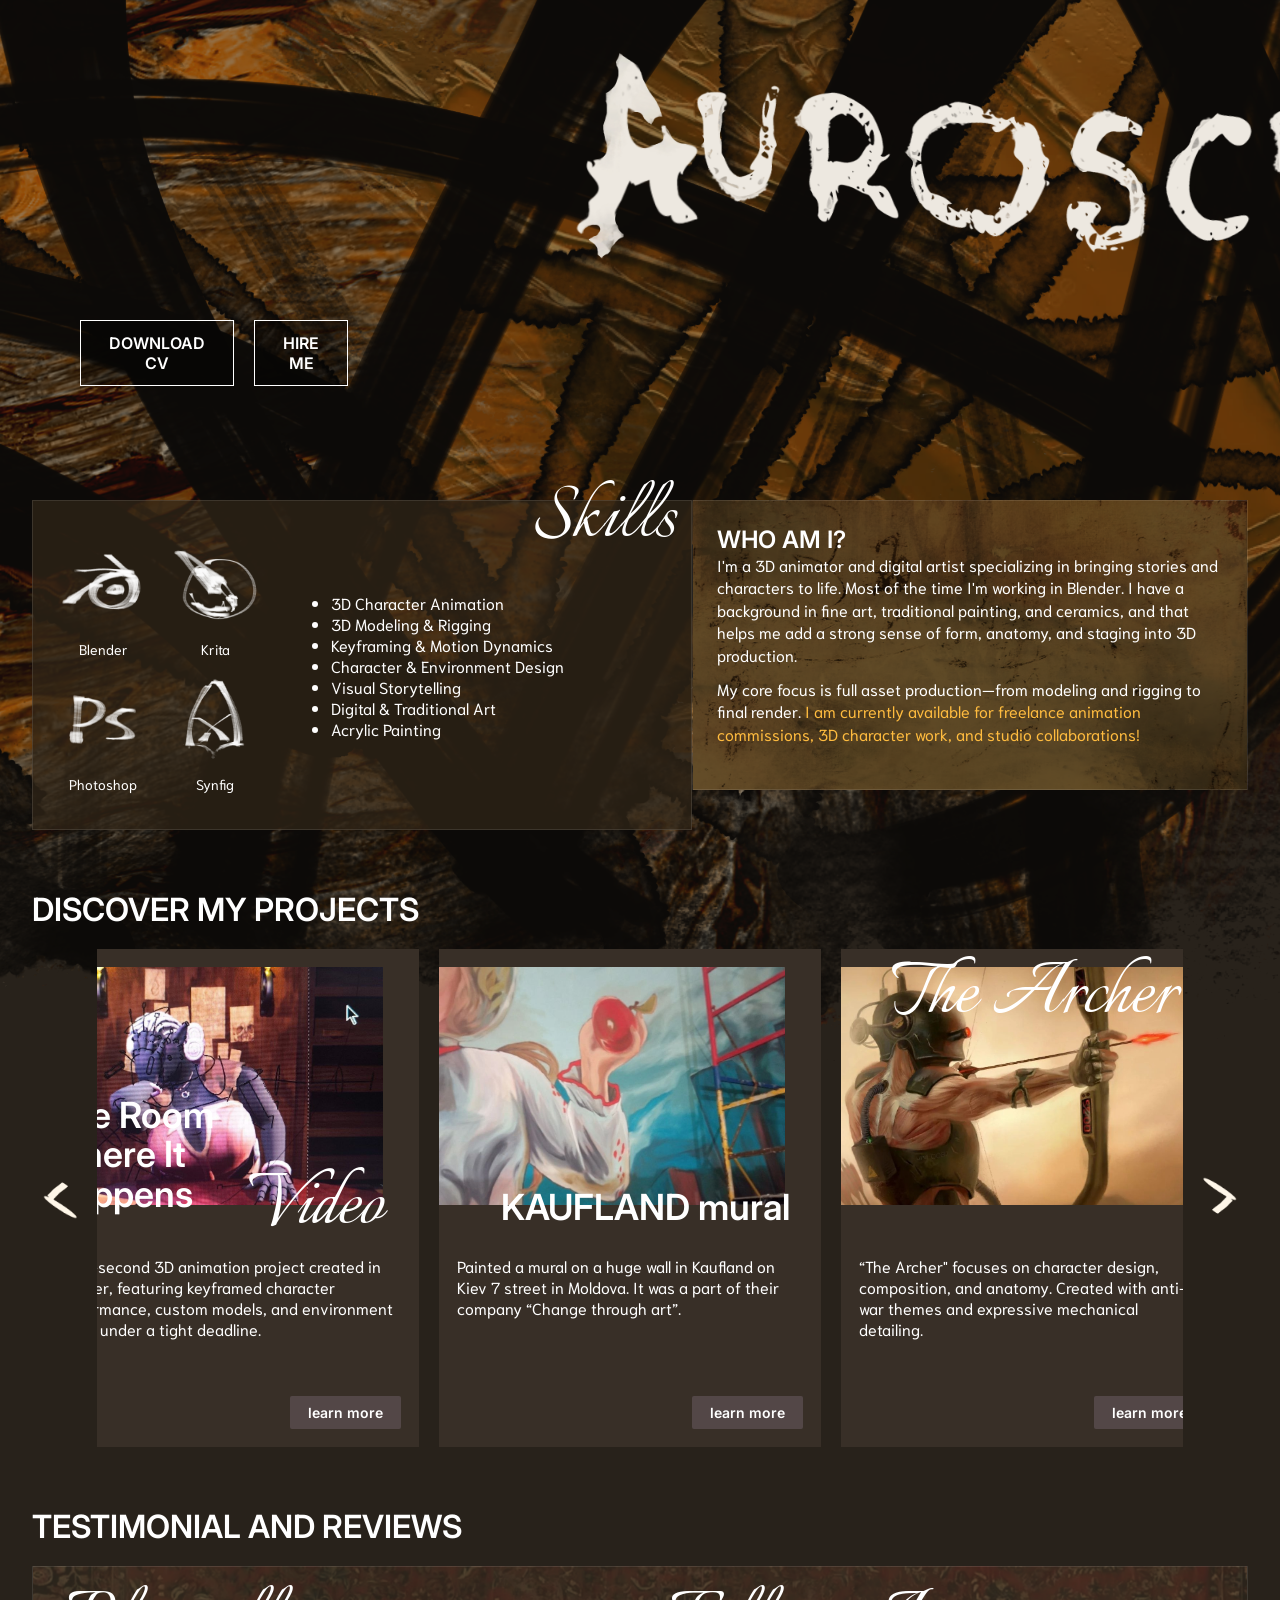
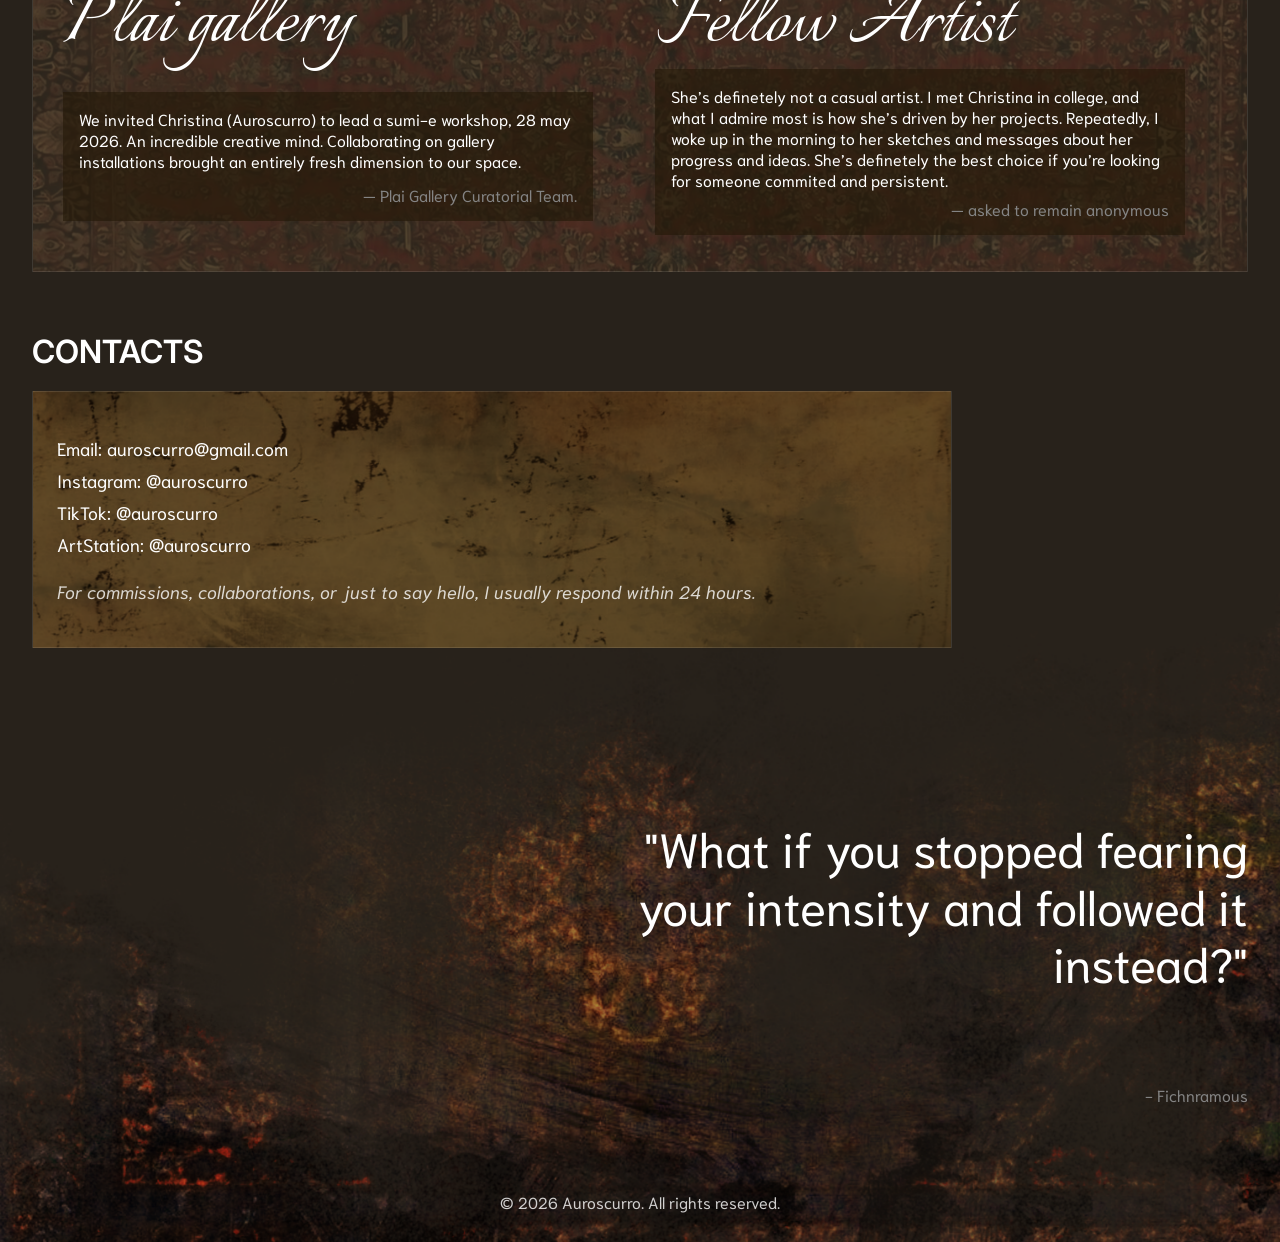
<file: index.html>
<html lang="ru">
<head>
  <meta charset="UTF-8">
  <meta name="viewport" content="width=device-width, initial-scale=1.0">
  <title>Auroscurro Portfolio</title>

  <link rel="preconnect" href="https://fonts.googleapis.com">
  <link rel="preconnect" href="https://fonts.gstatic.com" crossorigin>
  <link href="https://fonts.googleapis.com/css2?family=Inter:wght@600&family=Italianno&family=Niramit:ital,wght@0,400;0,600;1,400&display=swap" rel="stylesheet">

  <link rel="stylesheet" href="style.css">
</head>
<body>

  <header class="main-banner">
    <div class="banner-buttons-left">
      <a href="assets/CVauroscurro.pdf" download="CVauroscurro.pdf" class="btn font-inter">DOWNLOAD CV</a>
      <a href="#contacts" class="btn font-inter">HIRE ME</a>
    </div>

    <div class="banner-right-group">
      <div class="logo-container">
        <img src="assets/logo.png" alt="Auroscurro Logo" class="logo-img">
      </div>
      <p class="subtitle font-niramit">3D ARTIST & ANIMATOR</p>
    </div>
  </header>

  <main class="content-container">

    <section class="section-row flex-between overlap-banner">
      <div class="card-box card-skills">
        <h2 class="skills-title font-italianno">Skills</h2>
        
        <div class="skills-layout">
          <div class="skills-logos-grid">
            <div class="software-item">
              <div class="software-box">
                <img src="assets/blender.png" alt="Blender">
              </div>
              <span class="software-label font-niramit">Blender</span>
            </div>
            <div class="software-item">
              <div class="software-box">
                <img src="assets/krita.png" alt="Krita">
              </div>
              <span class="software-label font-niramit">Krita</span>
            </div>
            <div class="software-item">
              <div class="software-box">
                <img src="assets/ps.png" alt="Photoshop">
              </div>
              <span class="software-label font-niramit">Photoshop</span>
            </div>
            <div class="software-item">
              <div class="software-box">
                <img src="assets/synfig.png" alt="Synfig">
              </div>
              <span class="software-label font-niramit">Synfig</span>
            </div>
          </div>

          <div class="card-text font-niramit skills-list font-niramit">
            <ul>
              <li>3D Character Animation</li>
              <li>3D Modeling & Rigging</li>
              <li>Keyframing & Motion Dynamics</li>
              <li>Character & Environment Design</li>
              <li>Visual Storytelling</li>
              <li>Digital & Traditional Art</li>
              <li>Acrylic Painting</li>
            </ul>
          </div>
        </div>
      </div>

      <div class="card-box card-who-am-i">
        <h2 class="card-title font-inter">WHO AM I?</h2>
        <div class="card-text font-niramit">
          <p>I'm a 3D animator and digital artist specializing in bringing stories and characters to life. Most of the time I'm working in Blender. I have a background in fine art, traditional painting, and ceramics, and that helps me add a strong sense of form, anatomy, and staging into 3D production.</p>
          <p>My core focus is full asset production—from modeling and rigging to final render. <span class="highlight-yellow">I am currently available for freelance animation commissions, 3D character work, and studio collaborations!</span></p>
        </div>
      </div>
    </section>

    <section class="section-block">
      <h2 class="section-header-title font-inter">DISCOVER MY PROJECTS</h2>
      
      <div class="carousel-wrapper">
        <button class="carousel-arrow prev" id="prevBtn" aria-label="Previous"></button>
<div class="projects-carousel-container" id="carouselContainer">
          <div class="carousel-track">
            
            
            <div class="project-card project-card-1">
              <div class="project-inner-img project-img-1">
                <div class="project-title-layout">
                  <span class="title-jack font-inter">The Room Where It Happens</span>
                  <span class="title-design font-italianno">Video</span>
                </div>
              </div>
              <div class="project-card-overlay">
                <p class="font-niramit">A 30-second 3D animation project created in Blender, featuring keyframed character performance, custom models, and environment setup under a tight deadline.</p>
                <a href="room.html" class="btn-more font-inter">learn more</a>
              </div>
            </div>

        
            <div class="project-card project-card-2">
              <div class="project-inner-img project-img-2">
                <h3 class="title-kaufland font-inter">KAUFLAND mural</h3>
              </div>
              <div class="project-card-overlay overlay-kaufland">
                <p class="font-niramit">Painted a mural on a huge wall in Kaufland on Kiev 7 street in Moldova. It was a part of their company “Change through art”.</p>
                <a href="kaufland.html" class="btn-more font-inter">learn more</a>
              </div>
            </div>

            <div class="project-card project-card-3">
              <div class="project-inner-img project-img-3">
                <h3 class="title-archer font-italianno">The Archer</h3>
              </div>
              <div class="project-card-overlay overlay-archer">
                <p class="font-niramit">“The Archer" focuses on character design, composition, and anatomy. Created with anti-war themes and expressive mechanical detailing.</p>
                <a href="thearcher.html" class="btn-more font-inter">learn more</a>
              </div>
            </div>

            <div class="project-card project-card-4">
              <div class="project-inner-img project-img-4">
                <div class="project-title-layout">
                  <span class="title-jack font-inter">Jack and the Beanstalk</span>
                  <span class="title-design font-italianno">WIP</span>
                </div>
              </div>
              <div class="project-card-overlay">
                <p class="font-niramit">Personal ongoing story exploration & character design project rethinking the classic tale through 2D and 3D pre-production assets.</p>
                <a href="jatb.html" class="btn-more font-inter">learn more</a>
              </div>
            </div>

          </div>
        </div>

        <button class="carousel-arrow next" id="nextBtn" aria-label="Next"></button>
      </div>
    </section>

    <section class="section-block">
      <h2 class="section-header-title font-inter">TESTIMONIAL AND REVIEWS</h2>
      <div class="card-box card-testimonials">
        <div class="testimonial-column">
          <h3 class="font-italianno">Plai gallery</h3>
          <div class="testimonial-text-box testimonial-text-left">
            <p class="font-niramit">We invited Christina (Auroscurro) to lead a sumi-e workshop, 28 may 2026. An incredible creative mind. Collaborating on gallery installations brought an entirely fresh dimension to our space.</p>
            <p class="font-niramit testimonial-author">— Plai Gallery Curatorial Team.</p>
          </div>
        </div>
        <div class="testimonial-column">
<h3 class="font-italianno">Fellow Artist</h3>
          <div class="testimonial-text-box testimonial-text-right">
            <p class="font-niramit">She’s definetely not a casual artist. I met Christina in college, and what I admire most is how she’s driven by her projects. Repeatedly, I woke up in the morning to her sketches and messages about her progress and ideas. She’s definetely the best choice if you’re looking for someone commited and persistent.</p>
            <p class="font-niramit testimonial-author">— asked to remain anonymous</p>
          </div>
        </div>
      </div>
    </section>

    <section class="section-block" id="contacts">
      <h2 class="section-header-title font-inter">CONTACTS</h2>
      <div class="card-box card-contacts font-niramit">
        <p>Email: auroscurro@gmail.com</p>
        <p>Instagram: @auroscurro</p>
        <p>TikTok: @auroscurro</p>
        <p>ArtStation: @auroscurro</p>
        <p class="contact-note">For commissions, collaborations, or just to say hello, I usually respond within 24 hours.</p>
      </div>
    </section>

  </main>

  <footer class="footer-container">
    <div class="footer-content">
      <section class="quote-section">
        <blockquote class="quote-text font-niramit">
          "What if you stopped fearing your intensity and followed it instead?"
        </blockquote>
      </section>
      <p class="font-niramit testimonial-author">- Fichnramous</p>
      <p class="copyright font-niramit">© 2026 Auroscurro. All rights reserved.</p>
    </div>
  </footer>

  <script>
    const container = document.getElementById('carouselContainer');
    document.getElementById('prevBtn').addEventListener('click', () => {
      container.scrollBy({ left: -402, behavior: 'smooth' });
    });
    document.getElementById('nextBtn').addEventListener('click', () => {
      container.scrollBy({ left: 402, behavior: 'smooth' });
    });
  </script>

</body>
</html>
</file>
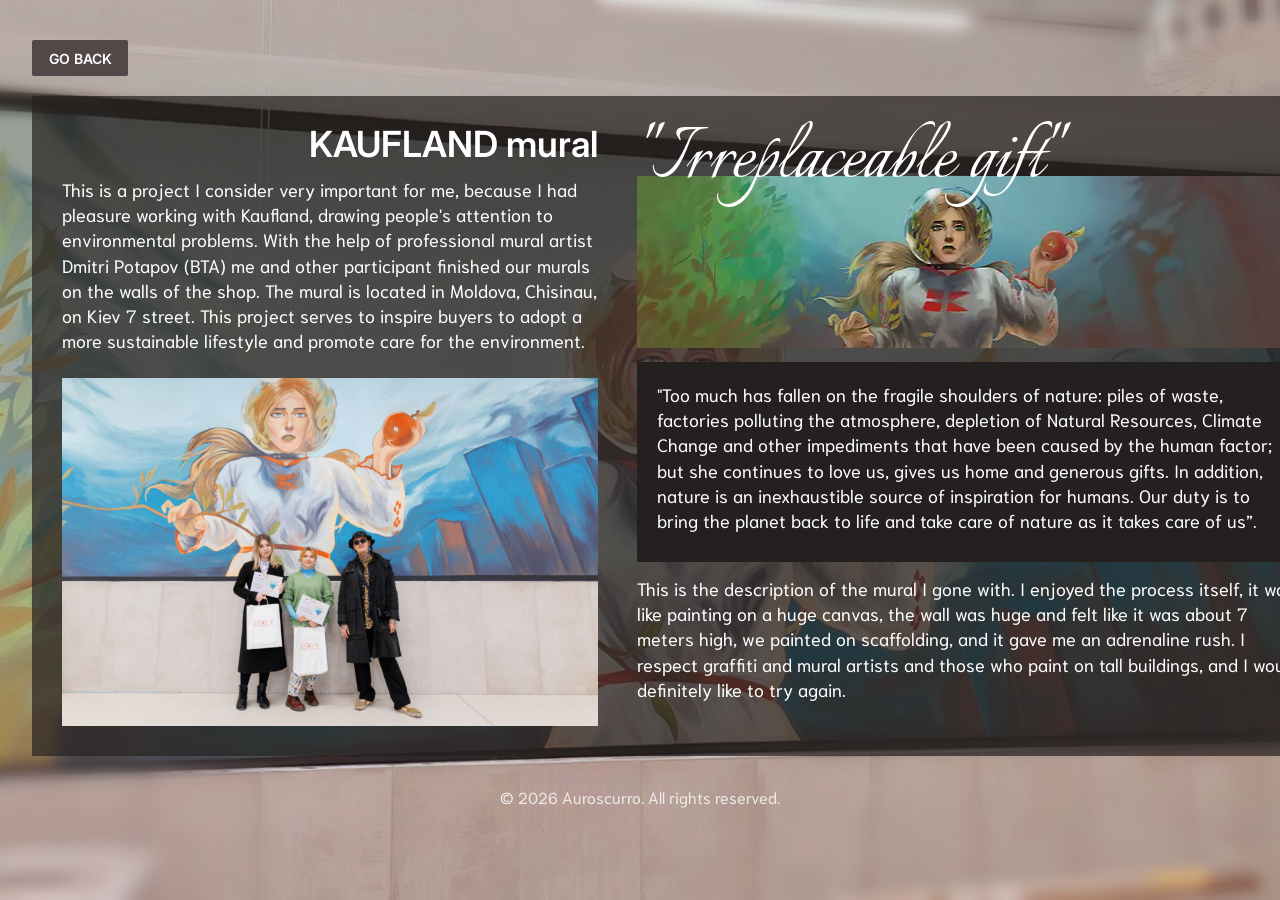
<file: kaufland.html>
<!DOCTYPE html>
<html lang="ru">
<head>
  <meta charset="UTF-8">
  <meta name="viewport" content="width=device-width, initial-scale=1.0">
  <title>KAUFLAND Mural — Auroscurro</title>

  <link rel="preconnect" href="https://fonts.googleapis.com">
  <link rel="preconnect" href="https://fonts.gstatic.com" crossorigin>
  <link href="https://fonts.googleapis.com/css2?family=Inter:wght@600&family=Italianno&family=Niramit:ital,wght@0,400;0,600;1,400&display=swap" rel="stylesheet">

  <link rel="stylesheet" href="style.css">
</head>
<body class="kaufland-page">

  <div class="kaufland-wrapper">
    <a href="index.html" class="btn-goback font-inter kaufland-goback">GO BACK</a>

    <div class="kaufland-main-box">
      
      <div class="kaufland-col-left">
        <div class="kaufland-header-left">
          <h1 class="kaufland-title-main font-inter">KAUFLAND mural</h1>
          <p class="kaufland-text-box-1 font-niramit">
            This is a project I consider very important for me, because I had pleasure working with Kaufland, drawing people's attention to environmental problems. With the help of professional mural artist Dmitri Potapov (BTA) me and other participant finished our murals on the walls of the shop. The mural is located in Moldova, Chisinau, on Kiev 7 street. This project serves to inspire buyers to adopt a more sustainable lifestyle and promote care for the environment.
          </p>
        </div>
        <div class="kaufland-img-left-box">
          <img src="assets/kaufland2.jpg" alt="Kaufland Mural Process" class="kaufland-img-left">
        </div>
      </div>

      <div class="kaufland-col-right">
        <div class="kaufland-header-right">
          <span class="kaufland-title-sub font-italianno">"Irreplaceable gift"</span>
        </div>
        <div class="kaufland-darul-box">
          <img src="assets/darul.webp" alt="Darul Banner" class="kaufland-darul-img">
        </div>
        <div class="kaufland-brown-box font-niramit">
          <p>"Too much has fallen on the fragile shoulders of nature: piles of waste, factories polluting the atmosphere, depletion of Natural Resources, Climate Change and other impediments that have been caused by the human factor; but she continues to love us, gives us home and generous gifts. In addition, nature is an inexhaustible source of inspiration for humans. Our duty is to bring the planet back to life and take care of nature as it takes care of us”.</p>
        </div>
        <p class="kaufland-text-box-2 font-niramit">
          This is the description of the mural I gone with.
I enjoyed the process itself, it was like painting on a huge canvas, the wall was huge and felt like it was about 7 meters high, we painted on scaffolding, and it gave me an adrenaline rush. I respect graffiti and mural artists and those who paint on tall buildings, and I would definitely like to try again.
        </p>
      </div>

    </div>
  </div>

  <p class="copyright font-niramit kaufland-copyright">© 2026 Auroscurro. All rights reserved.</p>

</body>
</html>
</file>
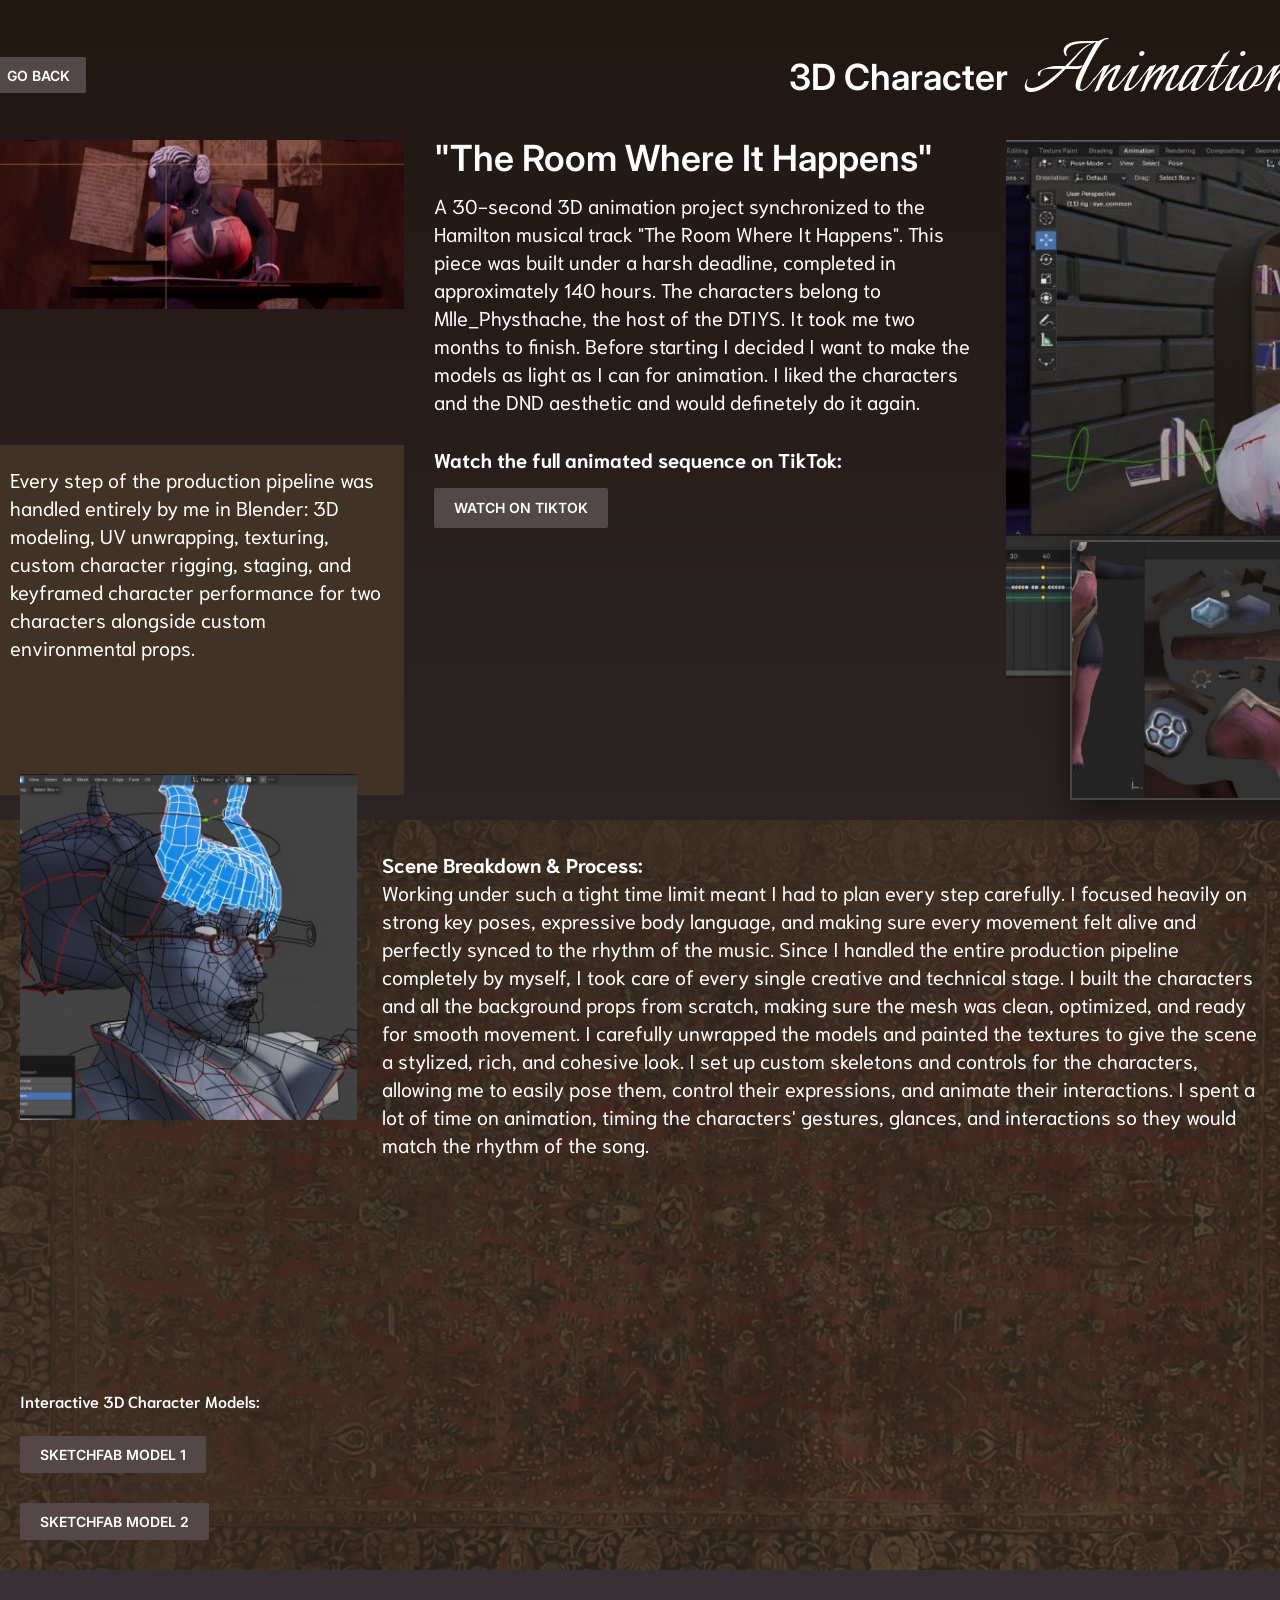
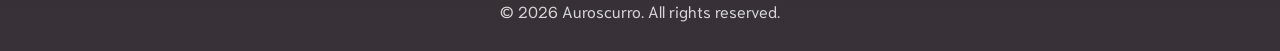
<file: room.html>
<!DOCTYPE html>
<html lang="ru">
<head>
  <meta charset="UTF-8">
  <meta name="viewport" content="width=device-width, initial-scale=1.0">
  <title>The Room Where It Happens — 3D Animation — Auroscurro</title>

  <link rel="preconnect" href="https://fonts.googleapis.com">
  <link rel="preconnect" href="https://fonts.gstatic.com" crossorigin>
  <link href="https://fonts.googleapis.com/css2?family=Inter:wght@600&family=Italianno&family=Niramit:ital,wght@0,400;0,600;1,400&display=swap" rel="stylesheet">

  <link rel="stylesheet" href="style.css">
</head>
<body class="jatb-page">

  <div class="jatb-container">
    
    <header class="jatb-header">
      <a href="index.html" class="btn-goback font-inter">GO BACK</a>
      <div class="jatb-title-group">
        <span class="jatb-header-character font-inter">3D Character</span>
        <span class="jatb-header-design font-italianno">Animation</span>
      </div>
    </header>

    <div class="jatb-main-content" style="position: relative;">
      
      <div class="jatb-left-content">
        <section class="jatb-row1">
          <div class="jatb-img1-box">
            <img src="assets/tr7 (2).jpg" alt="Animation Still" class="jatb-img1">
          </div>
          <div class="jatb-row1-text">
            <h1 class="jatb-title font-inter">"The Room Where It Happens"</h1>
            <p class="jatb-p1 font-niramit">
              A 30-second 3D animation project synchronized to the Hamilton musical track "The Room Where It Happens". This piece was built under a harsh deadline, completed in approximately 140 hours. The characters belong to Mlle_Physthache, the host of the DTIYS. It took me two months to finish. Before starting I decided I want to make the models as light as I can for animation. I liked the characters and the DND aesthetic and would definetely do it again. 
            </p>
          </div>
        </section>

        <section class="jatb-row2">
          <div class="jatb-box-brown">
            <p class="font-niramit">
              Every step of the production pipeline was handled entirely by me in Blender: 3D modeling, UV unwrapping, texturing, custom character rigging, staging, and keyframed character performance for two characters alongside custom environmental props.
            </p>
          </div>
          <div class="jatb-p2 font-niramit">
            <p>
              <strong>Watch the full animated sequence on TikTok:</strong><br>
              <a href="https://vt.tiktok.com/ZSp1ABMCo/" target="_blank" rel="noopener noreferrer" class="btn-sketchfab font-inter" style="margin-left:0; margin-top:15px; display:inline-block;">WATCH ON TIKTOK</a>
            </p>
          </div>
        </section>
      </div>

      <div class="jatb-png-box">
        <img src="assets/tr5.jpg" alt="Scene Render" class="jatb-png-img">
      </div>

      <div style="position: absolute; right: -40px; top: 400px; width: 260px; height: 260px; z-index: 10; border: 2px solid rgba(255,255,255,0.15); box-shadow: 0 10px 30px rgba(0,0,0,0.5); overflow: hidden;">
        <img src="assets/tr7 (1).jpg" alt="Overlay Process Shot" style="width: 100%; height: 100%; object-fit: cover;">
      </div>

    </div>

    <section class="jatb-bg-section">
      <div class="jatb-bg-top-row">
        <img src="assets/tr4.jpg" alt="Scene Setup & Process" class="jatb-img-overflow">
        <p class="jatb-p-inside font-niramit" style="width: 100%;">
          <strong>Scene Breakdown & Process:</strong><br>
          Working under such a tight time limit meant I had to plan every step carefully. I focused heavily on strong key poses, expressive body language, and making sure every movement felt alive and perfectly synced to the rhythm of the music.
Since I handled the entire production pipeline completely by myself, I took care of every single creative and technical stage. I built the characters and all the background props from scratch, making sure the mesh was clean, optimized, and ready for smooth movement. I carefully unwrapped the models and painted the textures to give the scene a stylized, rich, and cohesive look. I set up custom skeletons and controls for the characters, allowing me to easily pose them, control their expressions, and animate their interactions. I spent a lot of time on animation, timing the characters' gestures, glances, and interactions so they would match the rhythm of the song. 
        </p>
      </div>

      <div class="jatb-bg-bottom-row" style="margin-top: 40px; position: relative;">
        <div class="jatb-left-column">
          <p class="font-niramit" style="margin-bottom: 10px; font-weight: 600;">Interactive 3D Character Models:</p>
          <a href="https://sketchfab.com/3d-models/christy-warlock-fanart-e210df6d3bcf40f4b58f032b53f00408" target="_blank" rel="noopener noreferrer" class="btn-sketchfab font-inter" style="margin-left: 0; margin-top: 0;">SKETCHFAB MODEL 1</a>
          <a href="https://sketchfab.com/3d-models/beah-thiefling-803a80c627c34a4ab12943d1992ab868" target="_blank" rel="noopener noreferrer" class="btn-sketchfab font-inter" style="margin-left: 0; margin-top: 15px;">SKETCHFAB MODEL 2</a>
        </div>


    </section>

  </div>

  <p class="copyright font-niramit jatb-copyright">© 2026 Auroscurro. All rights reserved.</p>

</body>
</html>
</file>
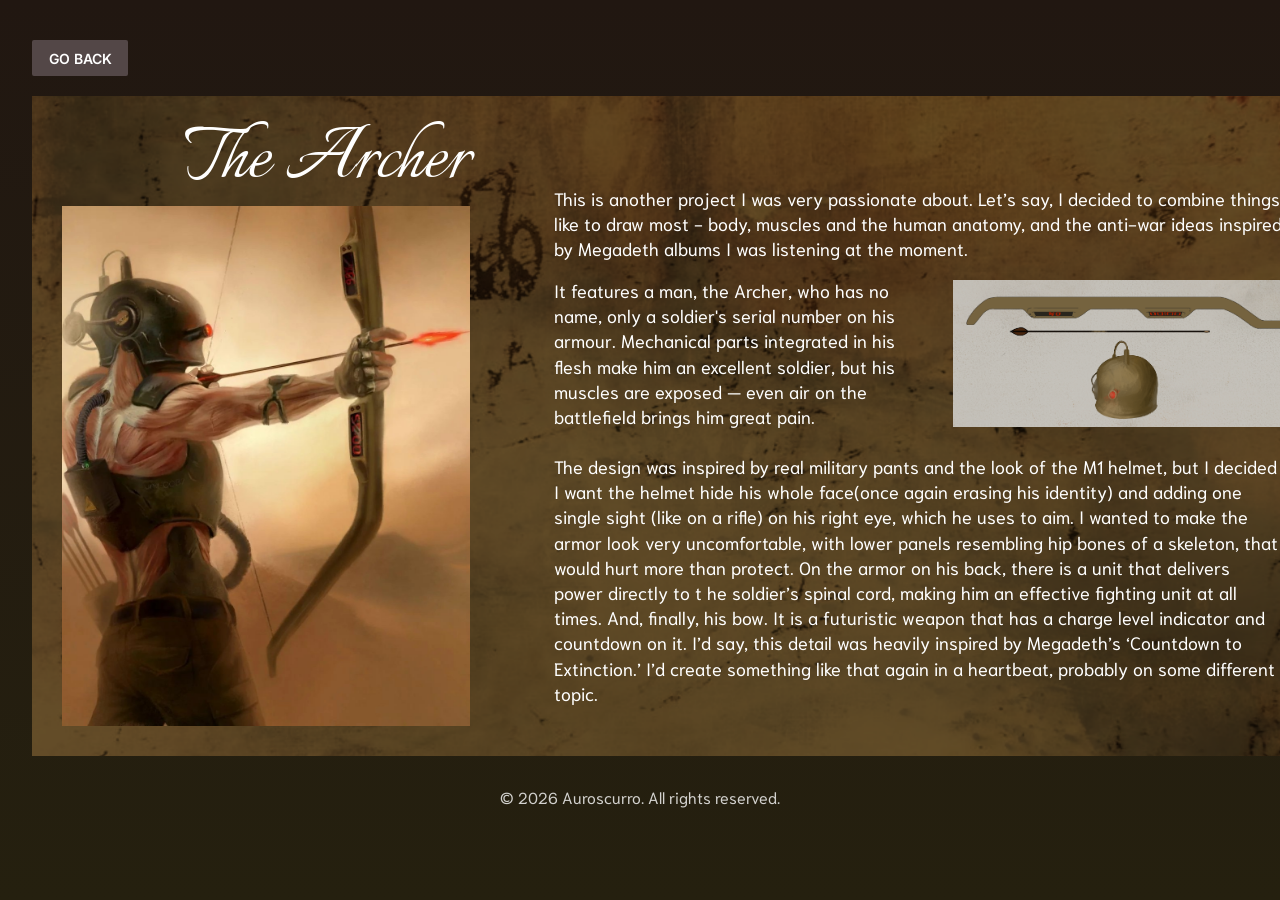
<file: thearcher.html>
<!DOCTYPE html>
<html lang="ru">
<head>
  <meta charset="UTF-8">
  <meta name="viewport" content="width=device-width, initial-scale=1.0">
  <title>The Archer — Auroscurro</title>

  <link rel="preconnect" href="https://fonts.googleapis.com">
  <link rel="preconnect" href="https://fonts.gstatic.com" crossorigin>
  <link href="https://fonts.googleapis.com/css2?family=Inter:wght@600&family=Italianno&family=Niramit:ital,wght@0,400;0,600;1,400&display=swap" rel="stylesheet">

  <link rel="stylesheet" href="style.css">
</head>
<body class="archer-page">

  <div class="archer-wrapper">
    <a href="index.html" class="btn-goback font-inter archer-goback">GO BACK</a>

    <div class="archer-main-box">
      
      <div class="archer-col-left">
        <h1 class="archer-title font-italianno">The Archer</h1>
        <div class="archer-img-box">
          <img src="assets/archer.jpg" alt="The Archer Artwork" class="archer-img">
        </div>
      </div>

      <div class="archer-col-right">
        
        <div class="archer-text-box-1 font-niramit">
          <p>This is another project I was very passionate about. Let’s say, I decided to combine things I like to draw most - body, muscles and the human anatomy, and the anti-war ideas inspired by Megadeth albums I was listening at the moment.</p>
        </div>

        <div class="archer-mid-row">
          <div class="archer-text-box-2 font-niramit">
            <p>It features a man, the Archer, who has no name, only a soldier's serial number on his armour. Mechanical parts integrated in his flesh make him an excellent soldier, but his muscles are exposed — even air on the battlefield brings him great pain.</p>
          </div>
          <div class="archer-sketch-box">
            <img src="assets/detailssketch.png" alt="Details Sketch" class="archer-sketch-img">
          </div>
        </div>

        <div class="archer-text-box-3 font-niramit">
          <p>
            The design was inspired by real military pants and the look of the M1 helmet, but I decided I want the helmet hide his whole face(once again erasing his identity) and adding one single sight (like on a rifle) on his right eye, which he uses to aim. 
            I wanted to make the armor look very uncomfortable, with lower panels resembling hip bones of a skeleton, that would hurt more than protect. On the armor on his back, there is a unit that delivers power directly to t he soldier’s spinal cord, making him an effective fighting unit at all times. And, finally, his bow. It is a futuristic weapon that has a charge level indicator and countdown on it. I’d say, this detail was heavily inspired by Megadeth’s ‘Countdown to Extinction.’
            I’d create something like that again in a heartbeat, probably on some different topic.
          </p>
        </div>

      </div>

    </div>
  </div>

  <p class="copyright font-niramit archer-copyright">© 2026 Auroscurro. All rights reserved.</p>

</body>
</html>
</file>
<file: style.css>
* {
  box-sizing: border-box;
  margin: 0;
  padding: 0;
}

html {
  scroll-behavior: smooth;
}

body {
  background-color: #28221B;
  color: #FFFFFF;
  width: 100%;
  overflow-x: hidden;
}

.font-inter {
  font-family: 'Inter', sans-serif;
  font-weight: 600;
}

.font-italianno {
  font-family: 'Italianno', cursive;
  font-weight: 400;
}

.font-niramit {
  font-family: 'Niramit', sans-serif;
  font-weight: 400;
}

.main-banner {
  width: 100%;
  min-height: 1080px;
  position: relative;
  display: flex;
  justify-content: space-between;
  align-items: flex-start;
  padding: 60px 80px 0 80px;
  
  background-image: url('assets/header1.png'); 
  background-size: cover;
  background-position: center;
  background-repeat: no-repeat;
}

.banner-buttons-left {
  display: flex;
  flex-direction: row;
  gap: 20px;
  margin-top: 260px;
}

.btn {
  padding: 12px 28px;
  border: 1px solid #FFF;
  color: #FFF;
  text-decoration: none;
  background: rgba(0, 0, 0, 0.4);
  transition: all 0.3s ease;
  text-align: center;
  display: inline-block;
}

.btn:hover {
  background: #FFF;
  color: #28221B;
}

.banner-right-group {
  display: flex;
  flex-direction: column;
  align-items: flex-end;
  margin-right: 10px;
}

.logo-container {
  width: 1400px;
  height: 400px;
  display: flex;
  justify-content: flex-end;
  transform: translateY(-100px);
}

.logo-img {
  width: 100%;
  height: 100%;
  object-fit: contain;
  object-position: right top;
}

.subtitle {
  font-size: 24px;
  letter-spacing: 2px;
  margin-top: -50px;
  position: relative;
  z-index: 2;
  text-align: right;
  text-shadow: 0px 2px 4px rgba(0,0,0,0.8);
  transform: translateY(-150px);
}

.content-container {
  width: 1300px;
  max-width: 95%;
  margin: 0 auto;
  position: relative;
  z-index: 5;
}

.overlap-banner {
  margin-top: -580px;
}

.section-row {
  display: flex;
  width: 100%;
}

.flex-between {
  justify-content: space-between;
  align-items: flex-start;
}

.section-block {
  margin-top: 60px;
  margin-bottom: 60px;
}

.section-header-title {
  font-size: 32px;
  margin-bottom: 20px;
  text-transform: uppercase;
}

.card-box {
  background-size: cover;
  background-position: center;
  background-repeat: no-repeat;
  border: 1px solid rgba(255, 255, 255, 0.1);
  padding: 24px;
  position: relative;
}

.card-skills {
  width: 702px;
  height: 330px;
  background-image: none;
  background-color: rgba(48, 37, 23, 0.74);
  overflow: visible;
}

.skills-title {
  position: absolute;
  top: -25px;
  right: 15px;
  font-size: 88px;
  line-height: 1;
  pointer-events: none;
  z-index: 3;
}

.skills-layout {
  display: flex;
  height: 100%;
  align-items: center;
  gap: 30px;
}

.skills-logos-grid {
  display: grid;
  grid-template-columns: repeat(2, 92px);
  gap: 15px 20px;
}

.software-item {
  width: 92px;
  height: 120px;
  display: flex;
  flex-direction: column;
  align-items: center;
  justify-content: space-between;
}

.software-box {
  width: 92px;
  height: 92px;
  border: none;
  background: transparent;
  border-radius: 0;
  overflow: hidden;
  display: flex;
  align-items: center;
  justify-content: center;
}

.software-box img {
  width: 100%;
  height: 100%;
  object-fit: contain;
}

.software-label {
  font-size: 14px;
  color: #FFF;
  text-align: center;
}

.skills-list {
  margin-left: 20px;
}

.skills-list ul {
  list-style-type: disc;
  padding-left: 20px;
}

.card-who-am-i {
  width: 591px;
  height: 290px;
  background-image: url('assets/bg2.png'); 
}

.card-who-am-i .card-text p {
  margin-bottom: 12px;
  line-height: 1.4;
}

.highlight-yellow {
  color: #FFBC3F;
}

.carousel-wrapper {
  position: relative;
  display: flex;
  align-items: center;
  gap: 15px;
}

.carousel-arrow {
  width: 50px;
  height: 50px;
  background-color: transparent;
  border: none;
  cursor: pointer;
  background-size: contain;
  background-repeat: no-repeat;
  background-position: center;
  flex-shrink: 0;
}

.carousel-arrow.prev {
  background-image: url('assets/leftarrow.png');
}

.carousel-arrow.next {
  background-image: url('assets/rightarrow.png');
}

.projects-carousel-container {
  width: 1278px;
  height: 498px;
  overflow-x: auto;
  overflow-y: hidden;
  scroll-behavior: smooth;
  scrollbar-width: none; 
}

.projects-carousel-container::-webkit-scrollbar {
  display: none;
}

.carousel-track {
  display: flex;
  gap: 20px;
  width: max-content;
}

.project-card {
  width: 382px;
  height: 498px;
  background-size: cover;
  background-position: center;
  position: relative;
  flex-shrink: 0;
  display: flex;
  flex-direction: column;
  justify-content: space-between;
  padding: 18px 18px 18px 0;
  background-color: #382F27;
}

.project-inner-img {
  width: 346px;
  height: 238px;
  background-size: cover;
  background-position: center;
  position: relative;
  margin-left: 0;
}

.project-img-1 { background-image: url('assets/trwih1.jpg'); }
.project-img-2 { background-image: url('assets/kauflandmural.jpg'); }
.project-img-3 { background-image: url('assets/archer2.jpg'); }
.project-img-4 { background-image: url('assets/wip.jpg'); }

.project-title-layout {
  position: absolute;
  bottom: -80px;
  left: 0;
  width: 100%;
  display: flex;
  flex-direction: column;
  align-items: flex-start;
}

.title-jack {
  font-size: 36px;
  width: 233px;
  line-height: 1.1;
  text-align: left;
  display: block;
  margin-left: 10px;
}

.title-design {
  font-size: 88px;
  line-height: 0.8;
  align-self: flex-end;
  transform: translateY(-43px);
  margin-left: 10px;
  text-align: right;
}

.title-kaufland {
  font-size: 36px;
  position: absolute;
  right: -5px;
  bottom: -20px;
  text-align: right;
  z-index: 3;
  width: 100%;
  line-height: 1;
}

.overlay-kaufland {
  margin-top: 25px;
}

.title-archer {
  font-size: 88px;
  position: absolute;
  top: -15px;
  right: 10px;
  left: auto; 
  line-height: 1;
  z-index: 3;
  text-align: right;
}

.title-acrylic {
  font-size: 88px;
  text-align: right;
  margin-top: -15px;
  margin-right: 10px;
  line-height: 1;
  z-index: 5;
}

.desc-acrylic {
  margin-top: -32px;
}

.project-card-overlay {
  display: flex;
  flex-direction: column;
  justify-content: space-between;
  flex-grow: 1;
  padding-top: 15px;
  padding-left: 18px;
  margin-top: 35px;
}

.btn-more {
  align-self: flex-end;
  background-color: #534747;
  color: #FFF;
  text-decoration: none;
  padding: 8px 18px;
  font-size: 14px;
  border-radius: 2px;
  transition: background-color 0.3s ease;
}

.btn-more:hover {
  background-color: #6a5c5c;
}

.card-testimonials {
  width: 1298px;
  max-width: 100%;
  height: 306px;
  display: flex;
  justify-content: space-between;
  gap: 30px;
  background-image: url('assets/bg.png'); 
  padding: 0 30px;
  align-items: flex-end;
}

.testimonial-column {
  width: 584px;
  height: 240px;
  background: transparent;
  display: flex;
  flex-direction: column;
  justify-content: flex-start;
  box-sizing: border-box;
  transform: translateY(-50px);
}

.testimonial-column h3 {
  font-size: 88px;
  line-height: 1;
  margin-top: 0;
  margin-bottom: 0;
}

.testimonial-text-box {
  background-color: rgba(36, 24, 7, 0.6);
  width: 530px;
  padding: 16px;
  display: flex;
  flex-direction: column;
  justify-content: space-between;
  box-sizing: border-box;
}

.testimonial-text-left {
  height: 132px;
  margin-top: 23px;
}

.testimonial-text-right {
  height: 185px;
  margin-top: 0;
}

.testimonial-author {
  text-align: right;
  color: #848484;
  margin-top: 8px;
}

.card-contacts {
  position: relative;
  z-index: 10;
  width: 920px;
  max-width: 100%;
  height: 257px;
  background-image: url('assets/bg2.png'); 
  display: flex;
  flex-direction: column;
  justify-content: center;
  gap: 8px;
  font-size: 18px;
  margin-bottom: -150px;
}

.contact-note {
  margin-top: 15px;
  opacity: 0.8;
  font-style: italic;
}

.footer-container {
  width: 100%;
  height: 684px;
  background-image: url('assets/footer.png');
  background-size: cover;
  background-position: center;
  background-repeat: no-repeat;
  position: relative;
  margin-top: 0;
  padding-top: 200px;
  z-index: 1;
}

.footer-content {
  width: 1300px;
  max-width: 95%;
  margin: 0 auto;
  height: 100%;
  display: flex;
  flex-direction: column;
  justify-content: space-between;
  padding: 60px 0 30px 0;
  position: relative;
  z-index: 2;
}

.quote-section {
  display: flex;
  justify-content: flex-end;
}

.quote-text {
  font-size: 48px;
  max-width: 650px;
  text-align: right;
  line-height: 1.2;
}

.copyright {
  text-align: center;
  font-size: 16px;
  opacity: 0.8;
}

@media (max-width: 1024px) {
  .main-banner {
    flex-direction: column-reverse;
    align-items: center;
    padding: 40px 20px;
    min-height: auto;
  }

  .banner-right-group {
    align-items: center;
    width: 100%;
    margin-right: 0;
  }

  .logo-container {
    transform: none !important;
  }.logo-container {
    width: 100%;
    height: auto;
    transform: none !important;
  }

  .subtitle {
    margin-top: -20px;
    text-align: center;
    font-size: 18px;
    transform: none !important;
  }

  .banner-buttons-left {
    margin-top: 30px;
    flex-direction: row;
    width: 100%;
    justify-content: center;
  }

  .overlap-banner {
    margin-top: 40px;
  }

  .section-row {
    flex-direction: column;
    gap: 30px;
  }

  .skills-layout {
    flex-direction: row !important;
    justify-content: space-between !important;
    align-items: center !important;
    gap: 10px !important;
  }

  .skills-list {
    margin-left: 0 !important;
  }

  .skills-list ul {
    padding-left: 18px !important;
    font-size: 13px !important;
  }

  .skills-logos-grid {
    grid-template-columns: repeat(2, 65px) !important;
    gap: 10px 8px !important;
    flex-shrink: 0 !important;
  }

  .card-skills, .card-who-am-i, .card-contacts {
    width: 100% !important;
    height: auto !important;
  }

  .project-title-layout {
    align-items: center !important;
    justify-content: center !important;
  }

  .title-jack {
    text-align: center !important;
    margin-left: 0 !important;
    width: auto !important;
  }

  .title-design {
    align-self: center !important;
    text-align: center !important;
    margin-left: 0 !important;
  }

  .projects-carousel-container {
    width: 100% !important;
    height: auto !important;
    padding: 0 !important;
    box-sizing: border-box !important;
    overflow-x: auto !important;
    scroll-snap-type: x mandatory !important;
    scroll-behavior: smooth;
  }

  .carousel-track {
    display: flex !important;
    gap: 0 !important;
    width: max-content !important;
  }

  .project-card {
    width: calc(100vw - 120px) !important;
    max-width: 280px !important; 
    margin: 0 60px !important;
    padding: 12px !important;
    height: auto !important;
    min-height: auto !important;
    scroll-snap-align: center !important;
    scroll-snap-stop: always !important;
    flex-shrink: 0 !important;
    display: flex !important;
    flex-direction: column !important;
    box-sizing: border-box !important;
  }

  .project-inner-img {
    width: 100% !important;
    height: 150px !important;
    object-fit: cover !important;
    position: static !important;
  }

  .project-card-overlay {
    position: static !important;
    padding: 0 !important;
    margin-top: 10px !important;
    display: flex !important;
    flex-direction: column !important;
    align-items: center !important;
  }

  .project-card-overlay p {
    margin-top: 0 !important;
    text-align: center !important;
    font-size: 12px !important;
    line-height: 1.3 !important;
  }


  .project-title-layout {
    position: static !important;
    width: 100% !important;
    display: flex !important;
    flex-direction: column !important;
    align-items: center !important;
    justify-content: center !important;
    margin-top: 12px !important;
  }

  .title-jack {
    font-size: 20px !important;
    text-align: center !important;
    margin: 0 !important;
    width: 100% !important;
    line-height: 1.1 !important;
  }

  .title-design {
    font-size: 36px !important;
    text-align: center !important;
    align-self: center !important;
    transform: none !important;
    margin: 4px 0 0 0 !important;
    line-height: 1 !important;
  }

  .title-kaufland, 
  .title-archer, 
  .title-acrylic {
    position: static !important;
    font-size: 32px !important;
    text-align: center !important;
    width: 100% !important;
    margin: 12px 0 0 0 !important;
    line-height: 1 !important;
  }

  .btn-more {
    align-self: center !important;
    margin-top: 12px !important;
  }

  .project-title-layout {
    align-items: center !important;
    justify-content: center !important;
  }

  .title-design,
  .title-archer,
  .title-acrylic {
    font-size: 56px !important;
  }

  .title-jack,
  .title-kaufland {
    font-size: 28px !important;
  }

  .card-testimonials {
    width: 100% !important;
    height: auto !important;
    flex-direction: column !important;
    padding: 20px 15px !important;
    align-items: stretch !important;
  }

  .testimonial-column {
    width: 100% !important;
    height: auto !important;
  }

  .testimonial-column h3 {
    font-size: 52px !important;
    margin-top: 20px !important;
  }

  .testimonial-text-box {
    width: 100% !important;
    height: auto !important;
    margin-top: 10px !important;
  }

  .quote-text {
    font-size: 32px;
    text-align: center;
  }

  .footer-container {
    height: auto;
    min-height: 500px;
  }
}

/*JATB*/

   .jatb-page {
    background: linear-gradient(180deg, #211711 0%, #383238 100%);
    min-height: 1490px;
    display: flex;
    flex-direction: column;
    align-items: center;
    padding-top: 40px;
    padding-bottom: 30px;
  }
  
  .jatb-container {
    width: 1300px;
    position: relative;
    display: flex;
    flex-direction: column;
  }
  
  .jatb-header {
    display: flex;
    justify-content: space-between;
    align-items: center;
    width: 100%;
    margin-bottom: 30px;
  }
  
  .btn-goback {
    width: 96px;
    height: 36px;
    background-color: #534747;
    color: #FFFFFF;
    text-decoration: none;
    display: flex;
    align-items: center;
    justify-content: center;
    font-size: 14px;
    border-radius: 2px;
    transition: background-color 0.3s ease;
  }
  
  .btn-goback:hover {
    background-color: #6a5c5c;
  }
  
  .jatb-title-group {
    display: flex;
    align-items: baseline;
    gap: 15px;
  }
  
  .jatb-header-character {
    font-size: 36px;
  }
  
  .jatb-header-design {
    font-size: 88px;
    line-height: 0.8;
  }
  
  .jatb-main-content {
    display: flex;
    gap: 30px;
    width: 1300px;
  }
  
  .jatb-left-content {
    display: flex;
    flex-direction: column;
    gap: 30px;
  }
  
  .jatb-row1 {
    display: flex;
    gap: 30px;
    align-items: flex-start;
  }
  
  .jatb-img1-box {
    width: 414px;
    height: 169px;
    flex-shrink: 0;
    overflow: hidden;
  }
  
  .jatb-img1 {
    width: 100%;
    height: 100%;
    object-fit: cover;
  }
  
  .jatb-row1-text {
    display: flex;
    flex-direction: column;
    gap: 15px;
  }
  
  .jatb-title {
    font-size: 36px;
    line-height: 1;
  }
  
  .jatb-p1 {
    width: 539px;
    font-size: 20px;
    line-height: 1.4;
  }
  
  .jatb-row2 {
    display: flex;
    gap: 30px;
    align-items: flex-start;
  }
  
  .jatb-box-brown {
    width: 414px;
    height: 350px;
    background-color: #423224;
    padding: 20px;
    box-sizing: border-box;
    flex-shrink: 0;
    font-size: 20px;
    line-height: 1.4;
}

  
  .jatb-p2 {
    width: 542px;
    font-size: 20px;
    line-height: 1.4;
  }
  
  .jatb-png-box {
    width: 283px;
    height: 538px;
    flex-shrink: 0;
    overflow: hidden;
  }
  
  .jatb-png-img {
    width: 100%;
    height: 100%;
    object-fit: cover;
    object-position: center top;
  }
  
  .jatb-bg-section {
    width: 1300px;
    height: 750px;
    background-image: url('assets/bg.png');
    background-size: cover;
    background-position: center;
    position: relative;
    padding: 30px;
    box-sizing: border-box;
    display: flex;
    flex-direction: column;
    justify-content: space-between;
    margin-top: 25px;
    z-index: 1;
  }
  
  .jatb-bg-top-row {
    display: flex;
    align-items: flex-start;
    gap: 25px;
    position: relative;
  }
  
  .jatb-img-overflow {
    width: 337px;
    height: 346px;
    margin-top: -76px;
    object-fit: cover;
    z-index: 2;
  }
  
  .jatb-img-inside {
    width: 242px;
    height: 246px;
    object-fit: cover;
  }
  
  .jatb-p-inside {
    width: 546px;
    font-size: 20px;
    line-height: 1.4;
  }
  
  .jatb-bg-bottom-row {
    display: flex;
    justify-content: space-between;
    align-items: flex-end;
  }
  
  .jatb-left-column {
    display: flex;
    flex-direction: column;
    align-items: flex-start;
    gap: 15px;
  }
  
  .jatb-img-tilted {
    width: 282px;
    height: 282px;
    transform: translateY(-50px) rotate(-25deg);
    object-fit: cover;
  }
  
  .btn-sketchfab {
    padding: 10px 20px;
    background-color: #534747;
    color: #FFFFFF;
    text-decoration: none;
    font-size: 14px;
    border-radius: 2px;
    transition: background-color 0.3s ease;
    display: inline-block;
    margin-top: -30px;
    margin-left: 160px;
  }
  
  .btn-sketchfab:hover {
    background-color: #6a5c5c;
  }
  
  .jatb-moodboards-grid {
    display: flex;
    gap: 20px;
  }
  
  .moodboard-item {
    display: flex;
    flex-direction: column;
    align-items: center;
    gap: 8px;
  }
  
  .moodboard-item img {
    width: 282px;
    height: 268px;
    object-fit: cover;
  }
  
  .moodboard-item span {
    font-size: 16px;
    color: #FFFFFF;
  }
  
  .jatb-copyright {
    margin-top: 30px;
  }
  
  /*JATB mob*/
  
  @media (max-width: 1024px) {
    .jatb-page {
      min-height: auto;
      padding: 20px 10px;
    }
  
    .jatb-container {
      width: 100%;
    }
  
    .jatb-header {
      flex-direction: column;
      align-items: flex-start;
      gap: 15px;
    }
  
    .jatb-main-content {
      width: 100%;
      flex-direction: column;
      gap: 20px;
    }
  
    .jatb-left-content {
      width: 100%;
      gap: 20px;
    }
  
    .jatb-row1,
    .jatb-row2 {
      flex-direction: column;
      width: 100%;
      gap: 15px;
    }
  
    .jatb-img1-box,
    .jatb-box-brown,
    .jatb-p1,
    .jatb-p2,
    .jatb-png-box {
      width: 100% !important;
      height: auto !important;
    }
  
    .jatb-img1-box {
      height: 200px !important;
    }
  
    .jatb-png-box {
      height: 400px !important;
    }
  
    .jatb-png-img {
      object-fit: contain !important;
    }
  
    .jatb-bg-section {
      width: 100% !important;
      height: auto !important;
      margin-top: 20px !important;
      padding: 20px 15px !important;
      background-size: cover;
    }
  
    .jatb-bg-top-row {
      flex-direction: column;
      width: 100%;
      gap: 20px;
    }
  
    .jatb-img-overflow {
      width: 100% !important;
      height: 280px !important;
      margin-top: 0 !important;
    }
  
    .jatb-img-inside {
      width: 100% !important;
      height: auto !important;
      max-height: 300px;
      object-fit: contain !important;
    }
  
    .jatb-p-inside {
      width: 100% !important;
    }
  
    .jatb-bg-bottom-row {
      flex-direction: column;
      width: 100%;
      align-items: center;
      gap: 30px;
      margin-top: 20px;
    }
  
    .jatb-left-column {
      align-items: center;
    }
  
    .jatb-img-tilted {
      transform: none !important;
      width: 100% !important;
      max-width: 280px;
      height: auto !important;
    }
  
    .jatb-moodboards-grid {
      flex-direction: column;
      width: 100%;
      gap: 25px;
    }
  
    .moodboard-item {
      width: 100%;
    }
  
    .moodboard-item img {
      width: 100% !important;
      max-width: 320px;
      height: auto !important;
      aspect-ratio: 1 / 1;
      object-fit: contain !important;
    }
  }


.kaufland-page {
  background-image: url('assets/mywork.png');
  background-size: cover;
  background-position: center;
  background-repeat: repeat-y;
  background-attachment: fixed;
  min-height: 856px;
  display: flex;
  flex-direction: column;
  align-items: center;
  padding: 40px 0 30px 0;
}

.kaufland-wrapper {
  width: 1300px;
  max-width: 95%;
  display: flex;
  flex-direction: column;
  align-items: flex-start;
  gap: 20px;
}

.kaufland-goback {
  position: relative;
  z-index: 10;
}

.kaufland-main-box {
  width: 1300px;
  height: 660px;
  background-color: rgba(38, 34, 30, 0.7);
  padding: 30px;
  box-sizing: border-box;
  display: flex;
  justify-content: space-between;
  gap: 39px;
  position: relative;
}

.kaufland-col-left {
  width: 536px;
  display: flex;
  flex-direction: column;
  justify-content: space-between;
}

.kaufland-header-left {
  display: flex;
  flex-direction: column;
  align-items: flex-end;
  position: relative;
  z-index: 5;
}

.kaufland-title-main {
  font-size: 36px;
  line-height: 1;
  text-align: right;
  white-space: nowrap;
}

.kaufland-text-box-1 {
  width: 536px;
  height: 155px;
  font-size: 18px;
  line-height: 1.4;
  margin-top: 15px;
}

.kaufland-img-left-box {
  width: 536px;
  height: 348px;
  overflow: hidden;
}

.kaufland-img-left {
  width: 100%;
  height: 100%;
  object-fit: cover;
}

.kaufland-col-right {
  width: 665px;
  display: flex;
  flex-direction: column;
  justify-content: space-between;
}

.kaufland-header-right {
  height: 36px;
  display: flex;
  align-items: flex-start;
  position: relative;
  z-index: 5;
}

.kaufland-title-sub {
  font-size: 88px;
  line-height: 0.8;
  white-space: nowrap;
}

.kaufland-darul-box {
  width: 665px;
  height: 172px;
  overflow: hidden;
}

.kaufland-darul-img {
  width: 100%;
  height: 100%;
  object-fit: cover;
}

.kaufland-brown-box {
  width: 665px;
  height: 200px;
  background-color: #252020;
  padding: 20px;
  box-sizing: border-box;
  font-size: 18px;
  line-height: 1.4;
}

.kaufland-text-box-2 {
  width: 665px;
  height: 150px;
  font-size: 18px;
  line-height: 1.4;
}

.kaufland-copyright {
  margin-top: 30px;
}


@media (max-width: 1024px) {
  .kaufland-page {
    min-height: auto;
    padding: 20px 10px;
  }

  .kaufland-wrapper {
    width: 100%;
  }

  .kaufland-main-box {
    width: 100% !important;
    height: auto !important;
    flex-direction: column !important;
    padding: 20px 15px !important;
    gap: 25px !important;
  }

  .kaufland-col-left,
  .kaufland-col-right {
    width: 100% !important;
    height: auto !important;
  }

  .kaufland-header-left {
    align-items: flex-start !important;
  }

  .kaufland-title-main {
    font-size: 28px !important;
    white-space: normal !important;
  }

  .kaufland-title-sub {
    font-size: 52px !important;
    white-space: normal !important;
  }

  .kaufland-header-right {
    height: auto !important;
    margin-top: 10px;
  }

  .kaufland-text-box-1,
  .kaufland-text-box-2,
  .kaufland-brown-box {
    width: 100% !important;
    height: auto !important;
    font-size: 15px !important;
  }

  .kaufland-img-left-box {
    width: 100% !important;
    height: 240px !important;
    margin-top: 15px;
  }

  .kaufland-darul-box {
    width: 100% !important;
    height: 140px !important;
    margin-top: 15px;
  }
}

/*THE ARCHER*/

   .archer-page {
    background: linear-gradient(180deg, #211711 0%, #25200F 100%);
    min-height: 100vh;
    display: flex;
    flex-direction: column;
    align-items: center;
    padding: 40px 0 30px 0;
    box-sizing: border-box;
  }
  
  .archer-wrapper {
    width: 1300px;
    max-width: 95%;
    display: flex;
    flex-direction: column;
    align-items: flex-start;
    gap: 20px;
  }
  
  .archer-goback {
    position: relative;
    z-index: 10;
  }
  
  .archer-main-box {
    width: 1300px;
    height: 660px;
    background-image: url('assets/bg2.png');
    background-size: cover;
    background-position: center;
    padding: 30px;
    box-sizing: border-box;
    display: flex;
    justify-content: space-between;
    gap: 30px;
    position: relative;
  }
  
  .archer-col-left {
    width: 408px;
    display: flex;
    flex-direction: column;
    position: relative;
  }
  
  .archer-title {
    font-size: 88px;
    line-height: 0.8;
    text-align: right;
    margin-bottom: 10px;
    white-space: nowrap;
  }
  
  .archer-img-box {
    width: 408px;
    height: 521px;
    overflow: hidden;
  }
  
  .archer-img {
    width: 100%;
    height: 100%;
    object-fit: cover;
  }
  
  .archer-col-right {
    width: 748px;
    display: flex;
    flex-direction: column;
    gap: 15px;
    margin-top: 60px;
  }
  
  .archer-text-box-1 {
    width: 748px;
    height: 77px;
    font-size: 18px;
    line-height: 1.4;
  }
  
  .archer-mid-row {
    display: flex;
    justify-content: space-between;
    align-items: flex-start;
    width: 748px;
    gap: 24px;
  }
  
  .archer-text-box-2 {
    width: 375px;
    height: 161px;
    font-size: 18px;
    line-height: 1.4;
  }
  
  .archer-sketch-box {
    width: 349px;
    height: 151px;
    overflow: hidden;
  }
  
  .archer-sketch-img {
    width: 100%;
    height: 100%;
    object-fit: contain;
  }
  
  .archer-text-box-3 {
    width: 725px;
    height: 257px;
    font-size: 18px;
    line-height: 1.4;
  }
  
  .archer-copyright {
    margin-top: 30px;
  }
  
  /*the archer mob*/
  
  @media (max-width: 1024px) {
    .archer-page {
      min-height: auto;
      padding: 20px 10px;
    }
  
    .archer-wrapper {
      width: 100%;
    }
  
    .archer-main-box {
      width: 100% !important;
      height: auto !important;
      flex-direction: column !important;
      padding: 20px 15px !important;
      gap: 20px !important;
    }
  
    .archer-col-left,
    .archer-col-right {
      width: 100% !important;
      height: auto !important;
      margin-top: 0 !important;
    }
  
    .archer-title {
      font-size: 56px !important;
      text-align: left !important;
    }
  
    .archer-img-box {
      width: 100% !important;
      height: 380px !important;
    }
  
    .archer-text-box-1,
    .archer-text-box-2,
    .archer-text-box-3 {
      width: 100% !important;
      height: auto !important;
      font-size: 15px !important;
    }
  
    .archer-mid-row {
      width: 100% !important;
      flex-direction: column !important;
      gap: 15px !important;
    }
  
    .archer-sketch-box {
      width: 100% !important;
      height: 180px !important;
    }
  }

  /*ACRYLIC*/

.acrylic-page {
  background-image: url('assets/bg3.png');
  background-size: cover;
  background-position: center;
  background-repeat: repeat-y;
  background-attachment: fixed;
  min-height: 100vh;
  display: flex;
  flex-direction: column;
  align-items: center;
  padding: 40px 0 30px 0;
  box-sizing: border-box;
}

.acrylic-wrapper {
  width: 1300px;
  max-width: 95%;
  display: flex;
  flex-direction: column;
  align-items: flex-start;
  gap: 20px;
}

.acrylic-goback {
  position: relative;
  z-index: 10;
}

.acrylic-main-box {
  width: 1300px;
  height: 377px;
  background-color: rgba(45, 33, 33, 0.6);
  padding: 20px;
  box-sizing: border-box;
  display: flex;
  gap: 20px;
  position: relative;
}

.acrylic-img-left-box {
  width: 338px;
  height: 338px;
  flex-shrink: 0;
  overflow: hidden;
}

.acrylic-img-left {
  width: 100%;
  height: 100%;
  object-fit: cover;
}

.acrylic-box-content {
  display: flex;
  flex-direction: column;
  flex-grow: 1;
}

.acrylic-header-group {
  position: relative;
  margin-left: 375px;
  display: flex;
  align-items: baseline;
  height: 88px;
}

.acrylic-title-main {
  font-size: 88px;
  line-height: 0.8;
  white-space: nowrap;
}

.acrylic-title-sub {
  font-size: 24px;
  margin-left: 20px;
  white-space: nowrap;
}

.acrylic-middle-row {
  display: flex;
  justify-content: space-between;
  align-items: flex-start;
  margin-top: 10px;
}

.acrylic-paragraphs {
  display: flex;
  flex-direction: column;
  gap: 15px;
}

.acrylic-p1 {
  width: 504px;
  height: 129px;
  font-size: 18px;
  line-height: 1.4;
}

.acrylic-p2 {
  width: 560px;
  height: 141px;
  font-size: 18px;
  line-height: 1.4;
}

.acrylic-img-right-box {
  width: 270px;
  height: 270px;
  flex-shrink: 0;
  overflow: hidden;
}

.acrylic-img-right {
  width: 100%;
  height: 100%;
  object-fit: cover;
}

.acrylic-bottom-section {
  width: 900px;
  display: flex;
  justify-content: space-between;
  align-items: flex-start;
  margin-top: 20px;
}

.acrylic-p-bottom {
  width: 560px;
  height: 141px;
  font-size: 18px;
  line-height: 1.4;
}

.acrylic-wip-box {
  width: 364px;
  height: 196px;
  overflow: hidden;
}

.acrylic-wip-img {
  width: 100%;
  height: 100%;
  object-fit: cover;
}

.acrylic-copyright {
  margin-top: 30px;
}

/*ACRylic mob*/

@media (max-width: 1024px) {
  .acrylic-page {
    min-height: auto;
    padding: 20px 10px;
  }

  .acrylic-wrapper {
    width: 100%;
  }

  .acrylic-main-box {
    width: 100% !important;
    height: auto !important;
    flex-direction: column !important;
    padding: 15px !important;
    gap: 20px !important;
  }

  .acrylic-img-left-box {
    width: 100% !important;
    height: 280px !important;
  }

  .acrylic-header-group {
    margin-left: 0 !important;
    flex-direction: column !important;
    height: auto !important;
    gap: 5px;
  }

  .acrylic-title-main {
    font-size: 56px !important;
  }

  .acrylic-title-sub {
    font-size: 20px !important;
    margin-left: 0 !important;
  }

  .acrylic-middle-row {
    flex-direction: column !important;
    gap: 20px !important;
  }

  .acrylic-p1,
  .acrylic-p2,
  .acrylic-p-bottom {
    width: 100% !important;
    height: auto !important;
    font-size: 15px !important;
  }

  .acrylic-img-right-box {
    width: 100% !important;
    height: 240px !important;
  }

  .acrylic-bottom-section {
    width: 100% !important;
    flex-direction: column !important;
    gap: 20px !important;
  }

  .acrylic-wip-box {
    width: 100% !important;
    height: 200px !important;
  }
}
</file>
